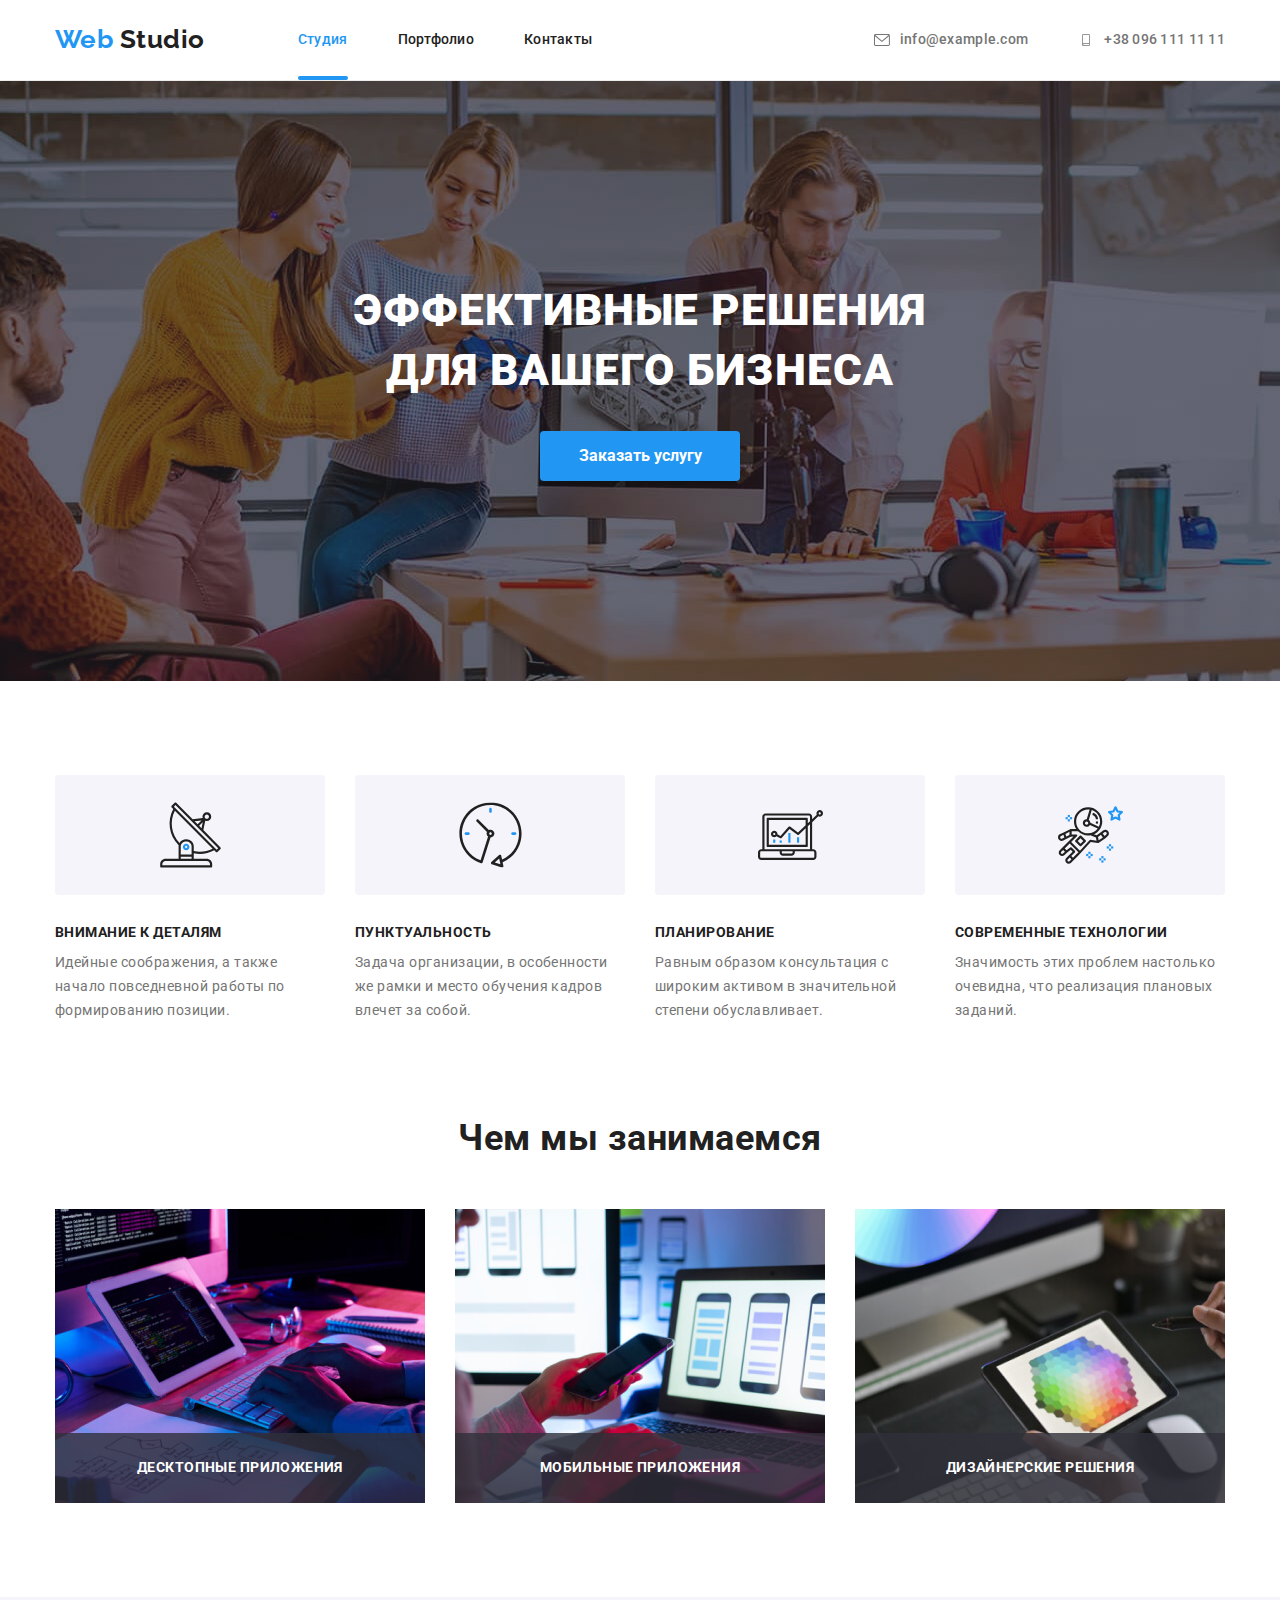
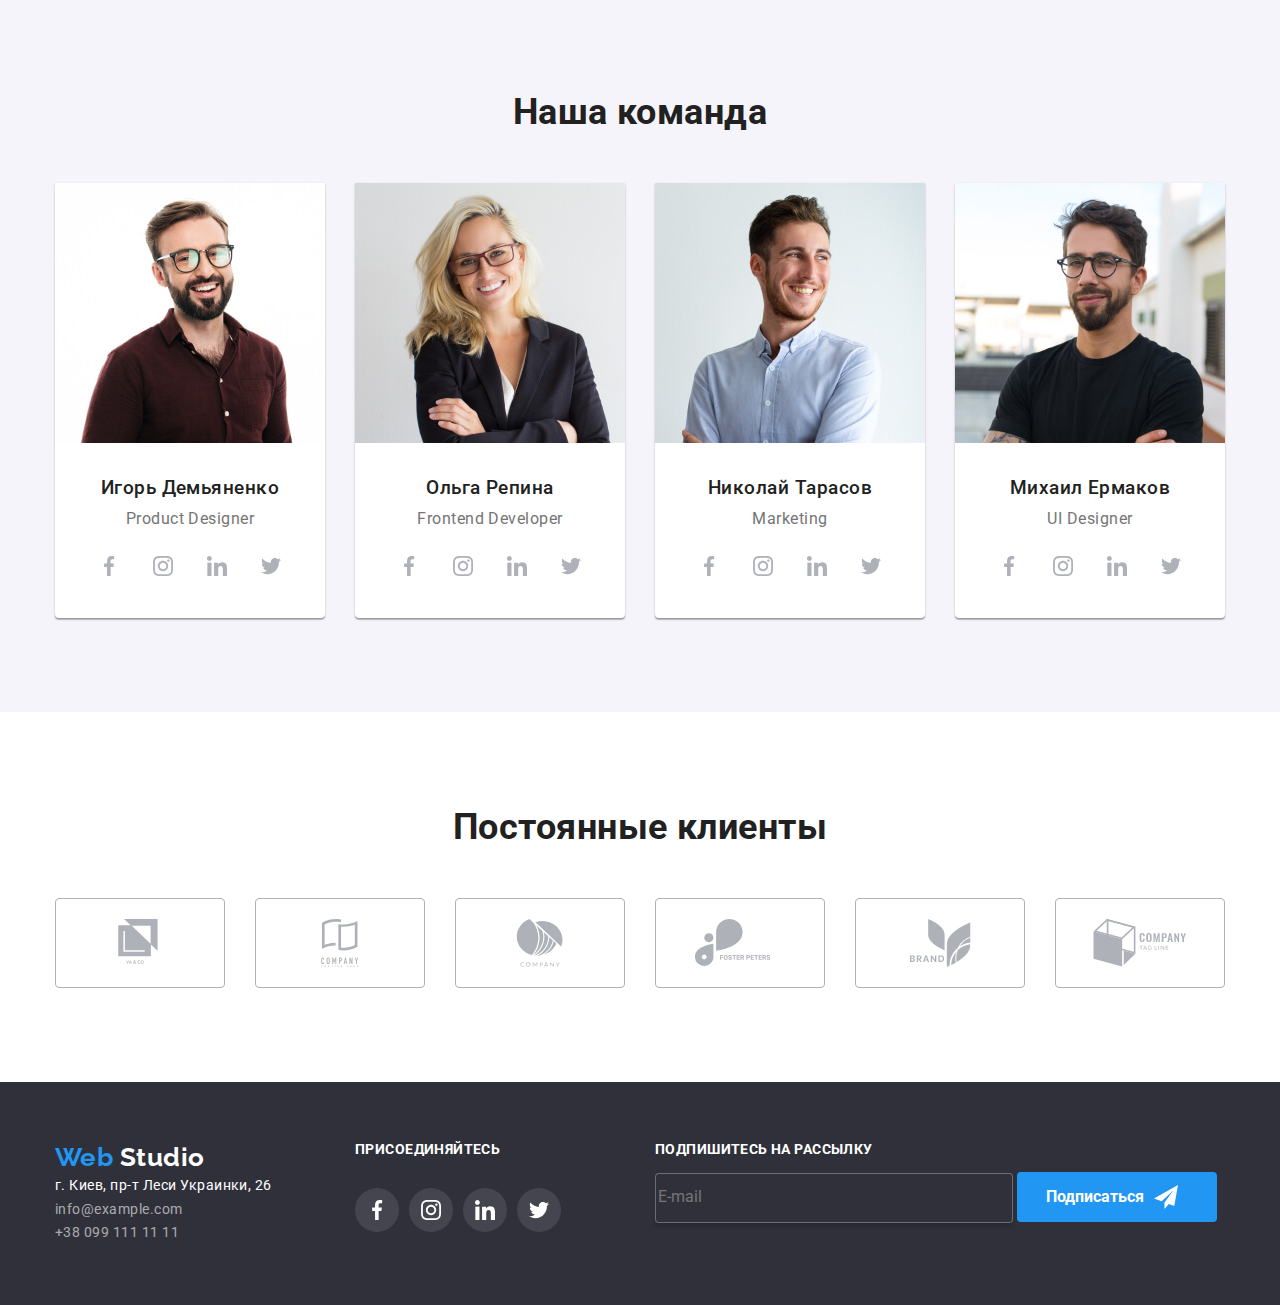
<file: index.html>
<!DOCTYPE html>
<html lang="ru">

<head>
	<meta charset="UTF-8" />
	<meta name="viewport" content="width=device-width, initial-scale=1.0" />
	<title>Студия</title>
	<link
		href="https://fonts.googleapis.com/css2?family=Raleway:wght@700&family=Roboto:wght@400;500;700;900&display=swap"
		rel="stylesheet" />
	<link rel="stylesheet"
		href="https://cdnjs.cloudflare.com/ajax/libs/modern-normalize/1.0.0/modern-normalize.min.css" />
	<link rel="stylesheet" href="./css/main.min.css" />
</head>

<body>
	<header>
		<div class="container flex-nav">
			<nav class="main-nav">
				<a class="logo" href="./index.html">
					<span class="logo-focus">Web</span>
					Studio
				</a>
				<ul class="site-nav">
					<li class="nav-item">
						<a class="link active" href="./index.html">Студия</a>
					</li>
					<li class="nav-item">
						<a class="link" href="./portfolio.html">Портфолио</a>
					</li>
					<li class="nav-item"><a class="link" href="">Контакты</a></li>
				</ul>
			</nav>
			<ul class="site-nav">
				<li class="nav-item">
					<a class="link header-contacts" target="_blank" rel="noopener noreferer"
						href="mailto:info@example.com">
						<svg class="contacts-logo">
							<use href="./images/phone/symbol-defs.svg#icon-envelope"></use>
						</svg>
						info@example.com
					</a>
				</li>
				<li class="nav-item">
					<a class="link header-contacts" target="_blank" rel="noopener noreferer" href="tel:+380991111111">
						<svg class="contacts-logo">
							<use href="./images/phone/symbol-defs.svg#icon-smartphone"></use>
						</svg>
						+38 096 111 11 11
					</a>
				</li>
			</ul>
		</div>
	</header>
	<main>
		<section class="section hero overlay">
			<div class="container">
				<h1 class="hero-title">Эффективные решения для вашего бизнеса</h1>
				<button data-modal-open class="hero-button" type="button">Заказать услугу</button>
			</div>
		</section>

		<section class="advantage section">
			<div class="container">
				<h2 class="visually-hidden">Наши преимущества</h2>
				<ul class="adv-list">
					<li class="adv-item adv-detail">
						<h3 class="advantage-title">Внимание к деталям</h3>
						<p class="text">Идейные соображения, а также начало повседневной работы по формированию позиции.
						</p>
					</li>
					<li class="adv-item adv-punctual">
						<h3 class="advantage-title">Пунктуальность</h3>
						<p class="text">Задача организации, в особенности же рамки и место обучения кадров влечет за
							собой.</p>
					</li>
					<li class="adv-item adv-planing">
						<h3 class="advantage-title">Планирование</h3>
						<p class="text">Равным образом консультация с широким активом в значительной степени
							обуславливает.</p>
					</li>
					<li class="adv-item adv-tech">
						<h3 class="advantage-title">Современные технологии</h3>
						<p class="text">Значимость этих проблем настолько очевидна, что реализация плановых заданий.</p>
					</li>
				</ul>
			</div>
		</section>

		<section class="section-services section">
			<div class="container">
				<h2 class="section-title">Чем мы занимаемся</h2>
				<ul class="list-services">
					<li class="item-services">
						<img class="service-image" src="./images/img.jpg" width="370" alt="Блок схема и компьютер" />
						<h3 class="service-title">Десктопные приложения</h3>
					</li>
					<li class="item-services">
						<img class="service-image" src="./images/img-1.jpg" width="370" alt="телефон с ноутбуком" />
						<h3 class="service-title">Мобильные приложения</h3>
					</li>
					<li class="item-services">
						<img class="service-image" src="./images/img-2.jpg" width="370" alt="планшет с графикой" />
						<h3 class="service-title">Дизайнерские решения</h3>
					</li>
				</ul>
			</div>
		</section>

		<section class="section-team section">
			<div class="container">
				<h2 class="section-title">Наша команда</h2>
				<ul class="team-list">
					<li class="team-member">
						<img src="./images/img-3.jpg" width="270" alt="фото дизайнера" />
						<h3 class="member-title">Игорь Демьяненко</h3>
						<p class="text">Product Designer</p>
						<ul class="socials">
							<li class="social-icon">
								<a href="" class="social-link">
									<svg class="social-logo">
										<use href="./images/socials/sprite-socials.svg#icon-facebook-1"></use>
									</svg>
								</a>
							</li>
							<li class="social-icon">
								<a href="" class="social-link">
									<svg class="social-logo">
										<use href="./images/socials/sprite-socials.svg#icon-instagram-2"></use>
									</svg>
								</a>
							</li>
							<li class="social-icon">
								<a href="" class="social-link">
									<svg class="social-logo">
										<use href="./images/socials/sprite-socials.svg#icon-linkedin-1"></use>
									</svg>
								</a>
							</li>
							<li class="social-icon">
								<a href="" class="social-link">
									<svg class="social-logo">
										<use href="./images/socials/sprite-socials.svg#icon-twitter-1"></use>
									</svg>
								</a>
							</li>
						</ul>
					</li>
					<li class="team-member">
						<img src="./images/img-4.jpg" width="270" alt="фото Фронтенд разработчика" />
						<h3 class="member-title">Ольга Репина</h3>
						<p class="text">Frontend Developer</p>
						<ul class="socials">
							<li class="social-icon">
								<a href="" class="social-link">
									<svg class="social-logo">
										<use href="./images/socials/sprite-socials.svg#icon-facebook-1"></use>
									</svg>
								</a>
							</li>
							<li class="social-icon">
								<a href="" class="social-link">
									<svg class="social-logo">
										<use href="./images/socials/sprite-socials.svg#icon-instagram-2"></use>
									</svg>
								</a>
							</li>
							<li class="social-icon">
								<a href="" class="social-link">
									<svg class="social-logo">
										<use href="./images/socials/sprite-socials.svg#icon-linkedin-1"></use>
									</svg>
								</a>
							</li>
							<li class="social-icon">
								<a href="" class="social-link">
									<svg class="social-logo">
										<use href="./images/socials/sprite-socials.svg#icon-twitter-1"></use>
									</svg>
								</a>
							</li>
						</ul>
					</li>

					<li class="team-member">
						<img src="./images/img-5.jpg" width="270" alt="фото маркетолога" />
						<h3 class="member-title">Николай Тарасов</h3>
						<p class="text">Marketing</p>
						<ul class="socials">
							<li class="social-icon">
								<a href="" class="social-link">
									<svg class="social-logo">
										<use href="./images/socials/sprite-socials.svg#icon-facebook-1"></use>
									</svg>
								</a>
							</li>
							<li class="social-icon">
								<a href="" class="social-link">
									<svg class="social-logo">
										<use href="./images/socials/sprite-socials.svg#icon-instagram-2"></use>
									</svg>
								</a>
							</li>
							<li class="social-icon">
								<a href="" class="social-link">
									<svg class="social-logo">
										<use href="./images/socials/sprite-socials.svg#icon-linkedin-1"></use>
									</svg>
								</a>
							</li>
							<li class="social-icon">
								<a href="" class="social-link">
									<svg class="social-logo">
										<use href="./images/socials/sprite-socials.svg#icon-twitter-1"></use>
									</svg>
								</a>
							</li>
						</ul>
					</li>

					<li class="team-member">
						<img src="./images/img-6.jpg" width="270" alt="фото дизайнера" />
						<h3 class="member-title">Михаил Ермаков</h3>
						<p class="text">UI Designer</p>
						<ul class="socials">
							<li class="social-icon">
								<a href="" class="social-link">
									<svg class="social-logo">
										<use href="./images/socials/sprite-socials.svg#icon-facebook-1"></use>
									</svg>
								</a>
							</li>
							<li class="social-icon">
								<a href="" class="social-link">
									<svg class="social-logo">
										<use href="./images/socials/sprite-socials.svg#icon-instagram-2"></use>
									</svg>
								</a>
							</li>
							<li class="social-icon">
								<a href="" class="social-link">
									<svg class="social-logo">
										<use href="./images/socials/sprite-socials.svg#icon-linkedin-1"></use>
									</svg>
								</a>
							</li>
							<li class="social-icon">
								<a href="" class="social-link">
									<svg class="social-logo">
										<use href="./images/socials/sprite-socials.svg#icon-twitter-1"></use>
									</svg>
								</a>
							</li>
						</ul>
					</li>
				</ul>
			</div>
		</section>
		<section class="section">
			<div class="container">
				<h2 class="section-title">Постоянные клиенты</h2>
				<ul class="clients-list">
					<li class="client-item">
						<a class="client-link" target="_blank" rel="noopener noreferer" href="">
							<svg class="client-logo">
								<use href="./images/clients/symbol-defs.svg#icon-logo-1"></use>
							</svg>
						</a>
					</li>
					<li class="client-item">
						<a class="client-link" target="_blank" rel="noopener noreferer" href="">
							<svg class="client-logo">
								<use href="./images/clients/symbol-defs.svg#icon-logo-2"></use>
							</svg>
						</a>
					</li>
					<li class="client-item">
						<a class="client-link" target="_blank" rel="noopener noreferer" href="">
							<svg class="client-logo">
								<use href="./images/clients/symbol-defs.svg#icon-logo-3"></use>
							</svg>
						</a>
					</li>
					<li class="client-item">
						<a class="client-link" target="_blank" rel="noopener noreferer" href="">
							<svg class="client-logo">
								<use href="./images/clients/symbol-defs.svg#icon-logo-4"></use>
							</svg>
						</a>
					</li>
					<li class="client-item">
						<a class="client-link" target="_blank" rel="noopener noreferer" href="">
							<svg class="client-logo">
								<use href="./images/clients/symbol-defs.svg#icon-logo-5"></use>
							</svg>
						</a>
					</li>
					<li class="client-item">
						<a class="client-link" target="_blank" rel="noopener noreferer" href="">
							<svg class="client-logo">
								<use href="./images/clients/symbol-defs.svg#icon-logo-6"></use>
							</svg>
						</a>
					</li>
				</ul>
			</div>
		</section>
	</main>
	<footer>
		<div class="container flex">
			<div class="futer-block">
				<a href="./index.html" class="logo">
					<span class="logo-focus">Web</span>
					Studio
				</a>
				<address>
					<ul>
						<li>
							<a class="footer-adress" target="_blank" rel="noopener noreferer"
								href="https://goo.gl/maps/dYgreAJpqMBWoAhu7">
								г. Киев, пр-т Леси Украинки, 26
							</a>
						</li>
						<li>
							<a class="footer-adress dark" target="_blank" rel="noopener noreferer"
								href="mailto:info@example.com">
								info@example.com
							</a>
						</li>
						<li>
							<a class="footer-adress dark" target="_blank" rel="noopener noreferer"
								href="tel:+380991111111">
								+38 099 111 11 11
							</a>
						</li>
					</ul>
				</address>
			</div>
			<div class="futer-block">
				<p class="futer-text">присоединяйтесь</p>
				<ul class="socials">
					<li class="social-icon">
						<a href="" class="social-link black-link">
							<svg class="social-logo">
								<use href="./images/socials/sprite-socials.svg#icon-facebook-1"></use>
							</svg>
						</a>
					</li>
					<li class="social-icon">
						<a href="" class="social-link black-link">
							<svg class="social-logo">
								<use href="./images/socials/sprite-socials.svg#icon-instagram-2"></use>
							</svg>
						</a>
					</li>
					<li class="social-icon">
						<a href="" class="social-link black-link">
							<svg class="social-logo">
								<use href="./images/socials/sprite-socials.svg#icon-linkedin-1"></use>
							</svg>
						</a>
					</li>
					<li class="social-icon">
						<a href="" class="social-link black-link">
							<svg class="social-logo">
								<use href="./images/socials/sprite-socials.svg#icon-twitter-1"></use>
							</svg>
						</a>
					</li>
				</ul>
			</div>
			<div class="mailing-block">
				<p class="futer-text">Подпишитесь на рассылку</p>
				<form class="mailing-form">
					<label class="mailing-label"><input class="mailing-input" type="email" placeholder="E-mail">
					</label>
					<button class="mailing-button">Подписаться
						<svg class="mailing-icon">
							<use href="./images/forms/forms-sprite.svg#icon-icon-send"></use>
						</svg>
					</button>
				</form>
			</div>
		</div>
	</footer>
	<div data-modal class="backdrop is-hidden">
		<form class="modal-form">
			<h2 class="form-title">Оставьте свои данные, мы вам перезвоним</h2>
			<div class="form-field">
				<label class="form-label" for="name">
					<input class="form-input" type="text" name="name" id="name">
					<span class="input-name">Имя</span>
					<svg class="form-logo">
						<use href="./images/forms/forms-sprite.svg#icon-name"></use>
					</svg>

				</label>
			</div>
			<div class="form-field">
				<label class="form-label" for="pfone">
					<span class="input-name">Телефон</span><svg class="form-logo">
						<use href="./images/forms/forms-sprite.svg#icon-phone"></use>
					</svg>
					<input class="form-input" type="tel" name="pfone" id="pfone">
				</label>
			</div>
			<div class="form-field">
				<label class="form-label" for="mail">
					<span class="input-name">Почта</span>
					<svg class="form-logo">
						<use href="./images/forms/forms-sprite.svg#icon-mail"></use>
					</svg>
					<input class="form-input" type="email" name="mail" id="mail">
				</label>
			</div>
			<div class="form-field">
				<label class="form-label" for="coments">
					<span class="input-name">Комментарий</span>
					<textarea class="form-textarea" name="coments" id="coments" cols="30" rows="10"
						placeholder="Введите текст"></textarea>
				</label>
			</div>
			<label class="checkbox-label" for="agreements">
				<input class="form-checkbox visually-hidden" type="checkbox" name="agreements" id="agreements">
				<span class="checkbox-icon"></span>
				Соглашаюсь с рассылкой и принимаю <a href="">Условия договора</a>

			</label>


			<button class="form-button" type="submit">Отправить</button>
			<button type="button" class="modal-button" data-modal-close><svg class="close-logo">
					<use href="./images/forms/forms-sprite.svg#icon-escape"></use>
				</svg></button>
		</form>


	</div>
	<script src="./modal.js"></script>
</body>

</html>
</file>
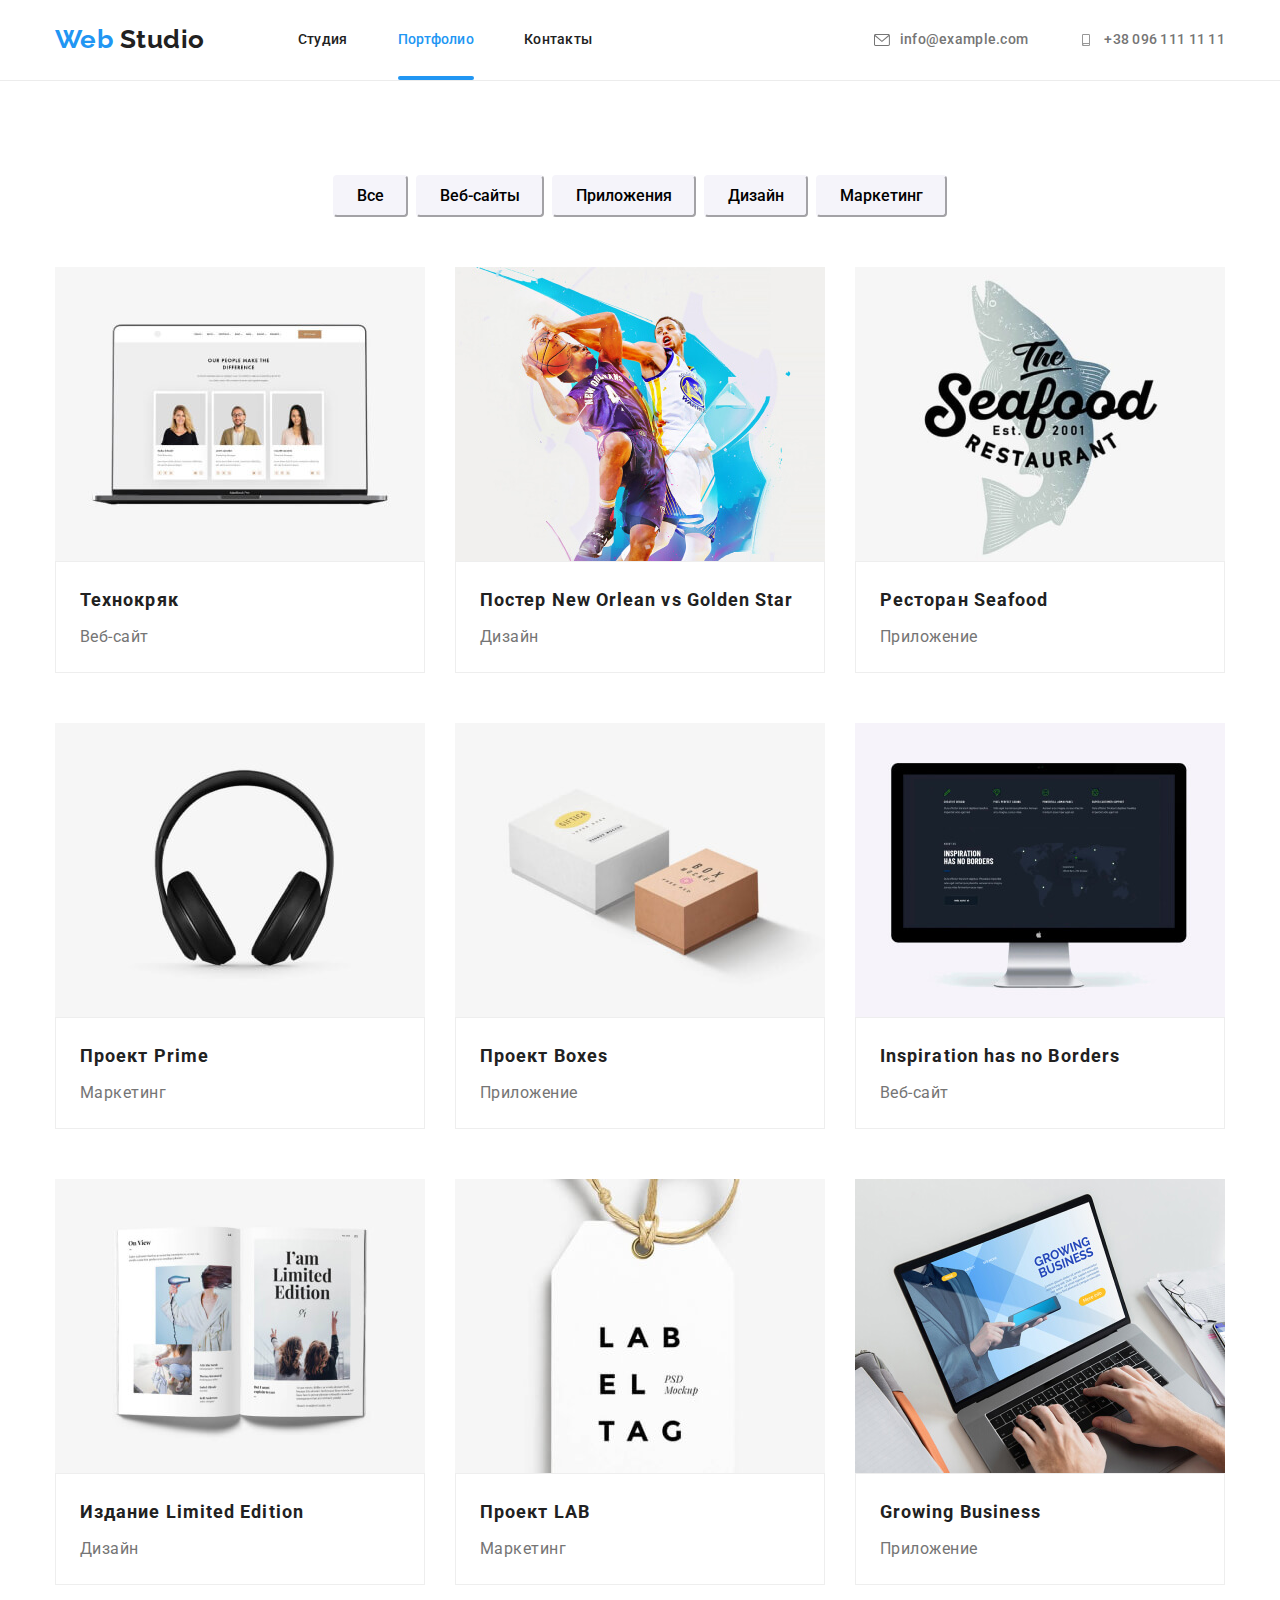
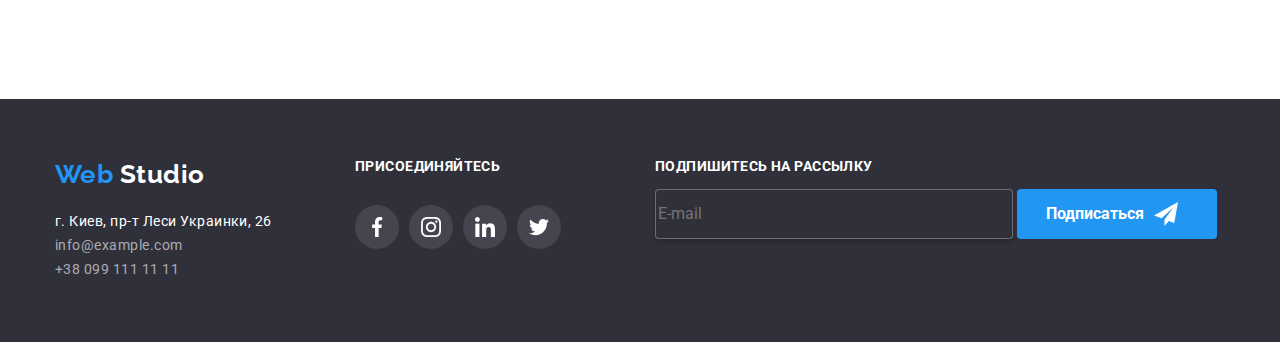
<file: portfolio.html>
<!DOCTYPE html>
<html lang="en">

<head>
	<meta charset="UTF-8" />
	<meta name="viewport" content="width=device-width, initial-scale=1.0" />
	<title>Портфолио</title>
	<link
		href="https://fonts.googleapis.com/css2?family=Raleway:wght@700&family=Roboto:wght@400;500;700;900&display=swap"
		rel="stylesheet" />
	<link rel="stylesheet"
		href="https://cdnjs.cloudflare.com/ajax/libs/modern-normalize/1.0.0/modern-normalize.min.css" />
	<link rel="stylesheet" href="./css/main.min.css" />
</head>

<body>
	<header>
		<div class="container flex-nav">
			<nav class="main-nav">
				<a href="./index.html" class="logo">
					<span class="logo-focus">Web</span>
					Studio
				</a>
				<ul class="site-nav">
					<li class="nav-item">
						<a class="link" href="./index.html">Студия</a>
					</li>
					<li class="nav-item">
						<a class="link active" href="./portfolio.html">Портфолио</a>
					</li>
					<li class="nav-item"><a class="link" href="">Контакты</a></li>
				</ul>
			</nav>
			<ul class="site-nav">
				<li class="nav-item">
					<a class="header-contacts link" target="_blank" rel="noopener noreferer"
						href="mailto:info@example.com">
						<svg class="contacts-logo">
							<use href="./images/phone/symbol-defs.svg#icon-envelope"></use>
						</svg>
						info@example.com
					</a>
				</li>
				<li class="nav-item">
					<a class="link header-contacts" target="_blank" rel="noopener noreferer"
						href="href"="tel:+380991111111">
						<svg class="contacts-logo">
							<use href="./images/phone/symbol-defs.svg#icon-smartphone"></use>
						</svg>
						+38 096 111 11 11
					</a>
				</li>
			</ul>
		</div>
	</header>
	<main>
		<section class="section">
			<div class="container">
				<ul class="portfolio-filter">
					<li class="filter-item">
						<button type="button" class="filter-button">Все</button>
					</li>
					<li class="filter-item">
						<button type="button" class="filter-button">Веб-сайты</button>
					</li>
					<li class="filter-item">
						<button type="button" class="filter-button">Приложения</button>
					</li>
					<li class="filter-item">
						<button type="button" class="filter-button">Дизайн</button>
					</li>
					<li class="filter-item"><button type="button" class="filter-button">Маркетинг</button></li>
				</ul>

				<h1 class="visually-hidden">Наши работы</h1>
				<ul class="portfolio">
					<li class="portfolio-item">
						<a href="" class="portfolio-card">
						<div class="image-overlay">
							<img class="img-block" src="./images/portfolio/img.jpg" width="370" height="294"
								alt="Картинка Технокряк" />
							<div class="text-image">Технокряк это современная площадка распространения
								коронавируса. Компании используют эту платформу для цифрового шпионажа и атак на
								защищённые сервера конкурентов.</div>
						</div>
							<div class="portfolio-text">
							<h2 class="portfolio-title">Технокряк</h2>
							<p class="text">Веб-сайт</p>
						</div>
						</a>
					</li>
					<li class="portfolio-item">
						<a href="" class="portfolio-card">
							<div class="image-overlay">
							<img class="img-block" src="./images/portfolio/img-1.jpg" width="370" height="294"
							alt="Картинка Постер New Orlean vs Golden Star" />
							<div class="text-image">Технокряк это современная площадка распространения
							коронавируса. Компании используют эту платформу для цифрового шпионажа и атак на
							защищённые сервера конкурентов.</div>
							</div>
						<div class="portfolio-text">
							<h2 class="portfolio-title">Постер New Orlean vs Golden Star</h2>
							<p class="text">Дизайн</p>
						</div>
						</a>
					</li>
					<li class="portfolio-item">
						<a href="" class="portfolio-card">
							<div class="image-overlay">
						<img class="img-block" src="./images/portfolio/img-2.jpg" width="370" height="294"
							alt="Картинка Ресторан Seafood" />
							<div class="text-image">Технокряк это современная площадка распространения
								коронавируса. Компании используют эту платформу для цифрового шпионажа и атак на
								защищённые сервера конкурентов.</div>
							</div>
						<div class="portfolio-text">
							<h2 class="portfolio-title">Ресторан Seafood</h2>
							<p class="text">Приложение</p>
						</div>
						</a>
					</li>
					<li class="portfolio-item">
						<a href="" class="portfolio-card">
							<div class="image-overlay">
						<img class="img-block" src="./images/portfolio/img-3.jpg" width="370" height="294"
							alt="Картинка Проект Prime" />
							<div class="text-image">Технокряк это современная площадка распространения
								коронавируса. Компании используют эту платформу для цифрового шпионажа и атак на
								защищённые сервера конкурентов.</div>
							</div>
						<div class="portfolio-text">
							<h2 class="portfolio-title">Проект Prime</h2>
							<p class="text">Маркетинг</p>
						</div>
						</a>
					</li>
					<li class="portfolio-item">
						<a href="" class="portfolio-card">
							<div class="image-overlay">
						<img class="img-block" src="./images/portfolio/img-4.jpg" width="370" height="294"
							alt="Картинка Проект Boxes" />
							<div class="text-image">Технокряк это современная площадка распространения
								коронавируса. Компании используют эту платформу для цифрового шпионажа и атак на
								защищённые сервера конкурентов.</div>
							</div>
						<div class="portfolio-text">
							<h2 class="portfolio-title">Проект Boxes</h2>
							<p class="text">Приложение</p>
						</div>
						</a>
					</li>
					<li class="portfolio-item">
						<a href="" class="portfolio-card">
							<div class="image-overlay">
						<img class="img-block" src="./images/portfolio/img-5.jpg" width="370" height="294"
							alt="Картинка Inspiration has no Borders" />
							<div class="text-image">Технокряк это современная площадка распространения
								коронавируса. Компании используют эту платформу для цифрового шпионажа и атак на
								защищённые сервера конкурентов.</div>
							</div>
						<div class="portfolio-text">
							<h2 class="portfolio-title">Inspiration has no Borders</h2>
							<p class="text">Веб-сайт</p>
						</div>
						</a>
					</li>
					<li class="portfolio-item">
						<a href="" class="portfolio-card">
							<div class="image-overlay">
						<img class="img-block" src="./images/portfolio/img-6.jpg" width="370" height="294"
							alt="Картинка Издание Limited Edition" />
							<div class="text-image">Технокряк это современная площадка распространения
								коронавируса. Компании используют эту платформу для цифрового шпионажа и атак на
								защищённые сервера конкурентов.</div>
							</div>
						<div class="portfolio-text">
							<h2 class="portfolio-title">Издание Limited Edition</h2>
							<p class="text">Дизайн</p>
						</div>
						</a>
					</li>
					<li class="portfolio-item">
						<a href="" class="portfolio-card">
							<div class="image-overlay">
						<img class="img-block" src="./images/portfolio/img-7.jpg" width="370" height="294"
							alt="Картинка Проект LAB" />
							<div class="text-image">Технокряк это современная площадка распространения
								коронавируса. Компании используют эту платформу для цифрового шпионажа и атак на
								защищённые сервера конкурентов.</div>
							</div>
						<div class="portfolio-text">
							<h2 class="portfolio-title">Проект LAB</h2>
							<p class="text">Маркетинг</p>
						</div>
						</a>
					</li>
					<li class="portfolio-item">
						<a href="" class="portfolio-card">
							<div class="image-overlay">
						<img class="img-block" src="./images/portfolio/img-8.jpg" width="370" height="294"
							alt="Картинка Growing Business" />
							<div class="text-image">Технокряк это современная площадка распространения
								коронавируса. Компании используют эту платформу для цифрового шпионажа и атак на
								защищённые сервера конкурентов.</div>
							</div>
						<div class="portfolio-text">
							<h2 class="portfolio-title">Growing Business</h2>
							<p class="text">Приложение</p>
						</div>
						</a>
					</li>
				</ul>
			</div>
		</section>
	</main>
<footer>
	<div class="container flex">
		<div class="futer-block">
			<a href="./index.html" class="logo">
				<span class="logo-focus">Web</span>
				Studio
			</a>
			<address class="adress">
				<ul>
					<li>
						<a class="footer-adress" target="_blank" rel="noopener noreferer"
							href="https://goo.gl/maps/dYgreAJpqMBWoAhu7">
							г. Киев, пр-т Леси Украинки, 26
						</a>
					</li>
					<li>
						<a class="footer-adress dark" target="_blank" rel="noopener noreferer"
							href="mailto:info@example.com">
							info@example.com
						</a>
					</li>
					<li>
						<a class="footer-adress dark" target="_blank" rel="noopener noreferer" href="tel:+380991111111">
							+38 099 111 11 11
						</a>
					</li>
				</ul>
			</address>
		</div>
		<div class="futer-block">
			<p class="futer-text">присоединяйтесь</p>
			<ul class="socials">
				<li class="social-icon">
					<a href="" class="social-link black-link">
						<svg class="social-logo">
							<use href="./images/socials/sprite-socials.svg#icon-facebook-1"></use>
						</svg>
					</a>
				</li>
				<li class="social-icon">
					<a href="" class="social-link black-link">
						<svg class="social-logo">
							<use href="./images/socials/sprite-socials.svg#icon-instagram-2"></use>
						</svg>
					</a>
				</li>
				<li class="social-icon">
					<a href="" class="social-link black-link">
						<svg class="social-logo">
							<use href="./images/socials/sprite-socials.svg#icon-linkedin-1"></use>
						</svg>
					</a>
				</li>
				<li class="social-icon">
					<a href="" class="social-link black-link">
						<svg class="social-logo">
							<use href="./images/socials/sprite-socials.svg#icon-twitter-1"></use>
						</svg>
					</a>
				</li>
			</ul>
		</div>
		<div class="mailing-block">
			<p class="futer-text">Подпишитесь на рассылку</p>
			<form class="mailing-form" action="">
				<label class="mailing-label" for=""><input class="mailing-input" type="email" placeholder="E-mail">
				</label>
				<button class="mailing-button">Подписаться
					<svg class="mailing-icon">
						<use href="./images/forms/forms-sprite.svg#icon-icon-send"></use>
					</svg>
				</button>
			</form>
		</div>
	</div>
</footer>
</body>

</html>
</file>
<file: css/main.min.css>
.visually-hidden{position:absolute !important;clip:rect(1px 1px 1px 1px);clip:rect(1px, 1px, 1px, 1px);padding:0 !important;border:0 !important;height:1px !important;width:1px !important;overflow:hidden}.logo{list-style:none;color:#212121;font-family:Raleway, sans-serif;font-weight:700;font-size:26px;line-height:1.2}.logo-focus{color:#2196f3}.container{width:1200px;padding-left:15px;padding-right:15px;margin-left:auto;margin-right:auto}.section{padding-bottom:94px;padding-top:94px}.img-block{display:block}.socials{display:inline-flex;margin-top:16px}.social-icon:not(:last-child){margin-right:10px}.social-link{display:flex;width:44px;height:44px;justify-content:center;align-items:center;border-radius:50%;transition-property:background-color;transition-duration:250ms;transition-timing-function:cubic-bezier(0.4, 0, 0.2, 1)}.social-link:hover,.social-link:focus{background-color:#2196f3}.social-logo{fill:#afb1b8;width:20px;height:20px;transition-property:fill;transition-duration:250ms;transition-timing-function:cubic-bezier(0.4, 0, 0.2, 1)}.social-link:hover .social-logo,.social-link:hover .social-logo{fill:#fff}.section-title{color:#212121;font-weight:700;font-size:36px;line-height:1.17;text-align:center;margin-bottom:50px}.backdrop{padding:50px;position:fixed;top:0;right:0;width:100%;height:100%;background:rgba(0,0,0,0.2);transition-duration:250ms;transition-timing-function:cubic-bezier(0.4, 0, 0.2, 1)}.backdrop.is-hidden{opacity:0;pointer-events:none}body{background-color:#fff;color:#757575;font-family:Roboto, sans-serif;letter-spacing:0.03em}ul{list-style:none;margin:0;padding:0px}h1,h2,h3{color:#212121;margin-top:0px}a{text-decoration:none}header{text-decoration:none;border-bottom:1px solid #ececec}.site-nav{font-weight:500;font-size:14px;line-height:1.14;letter-spacing:0.02em;text-decoration:none;display:flex;margin-left:auto}.main-nav{display:flex;align-items:center}.flex-nav{display:flex;align-items:center}.header-contacts .link{color:#757575;align-items:center}.contacts-logo{fill:#757575;width:16px;height:12px;margin-right:10px;transition-property:color;transition-duration:250ms;transition-timing-function:cubic-bezier(0.4, 0, 0.2, 1)}.link:hover .contacts-logo,.link:focus .contacts-logo{fill:#2196f3}.main-nav .logo{margin-right:93px}.link{color:#212121;display:block;padding-top:32px;padding-bottom:32px;transition-property:color;transition-duration:250ms;transition-timing-function:cubic-bezier(0.4, 0, 0.2, 1)}.site-nav .link:hover,.site-nav .link:focus{color:#2196f3}.header-contacts.link{display:flex;color:#757575;align-items:center}.site-nav .link.active{color:#2196f3}.nav-item{position:relative}.site-nav .nav-item:not(:last-child){margin-right:50px}.active::after{content:"";position:absolute;width:100%;height:4px;border-radius:2px;background-color:#2196f3;left:0px;bottom:0px}.hero{background-color:#2f303a;letter-spacing:0.06em;text-align:center;padding-top:200px;padding-bottom:280px}.overlay{height:600px;max-width:1600px;margin-left:auto;margin-right:auto;background-image:linear-gradient(to right, rgba(47,48,58,0.4), rgba(47,48,58,0.4)),url(../images/hero/herobg.jpg);background-size:cover;background-repeat:no-repeat;background-position:top center}.hero .container{max-width:696px}.hero-title{color:#fff;font-weight:900;font-size:44px;line-height:1.36;text-align:center;text-transform:uppercase;margin-bottom:30px}.hero-button{color:#fff;background-color:#2196f3;font-weight:700;font-size:16px;border:0px;line-height:1.87;text-align:center;border-radius:4px;padding:10px 32px;min-width:200px;box-shadow:0px 4px 4px rgba(0,0,0,0.15)}.advantage{font-size:14px;line-height:1.71}.adv-list{display:flex}.adv-item::before{content:"";height:120px;display:block;background-size:65px 70px;background-repeat:no-repeat;background-position:center;background-color:#f5f4fa;border-radius:4px;margin-bottom:30px}.adv-detail::before{background-image:url(../images/hero/icons/antenna.svg)}.adv-punctual::before{background-image:url(../images/hero/icons/clock1.svg)}.adv-planing::before{background-image:url(../images/hero/icons/diagram1.svg)}.adv-tech::before{background-image:url(../images/hero/icons/astronaut1.svg)}.adv-item{width:calc((100% - 30px * 3) / 4)}.adv-item:not(:last-child){margin-right:30px}.advantage-title{font-weight:700;font-size:14px;line-height:1.14;text-transform:uppercase;margin-bottom:10px}.text{margin:0px}.section-services{padding-top:0px}.list-services{display:flex}.item-services{width:calc((100% - 30px * 2) / 3);position:relative}.service-image{display:block}.service-title{position:absolute;padding-top:27px;padding-bottom:27px;left:0;bottom:0;width:100%;height:70px;margin:0px;font-size:14px;line-height:1.14;text-align:center;letter-spacing:0.03em;text-transform:uppercase;color:#fff;background-color:rgba(47,48,58,0.8)}.item-services:not(:last-child){margin-right:30px}.team-list{display:flex;justify-content:center}.section-team{font-size:16px;line-height:1.19;text-align:center;background:#f5f4fa}.team-member{width:calc((100% - 30px * 3) / 4)}.team-member:not(:last-child){margin-right:30px}.member-title{font-weight:500;margin-bottom:10px;margin-top:30px}.team-member{padding-bottom:30px;background-color:#fff;box-shadow:0px 1px 3px rgba(0,0,0,0.12),0px 1px 1px rgba(0,0,0,0.14),0px 2px 1px rgba(0,0,0,0.2);border-radius:0px 0px 4px 4px}.clients-list{display:flex}.client-item{width:calc((100% - 30px * 5) / 6)}.client-item:not(:last-child){margin-right:30px}.client-link{padding:20px;text-align:center;display:block;height:90px;color:#afb1b8;border:1px solid #afb1b8;border-radius:4px;transition-property:color, border;transition-duration:250ms;transition-timing-function:cubic-bezier(0.4, 0, 0.2, 1)}.client-link:hover,.client-link:focus{color:#2196f3;border:1px solid #2196f3}.client-logo{fill:currentColor;height:100%;width:100%}footer{background-color:#2f303a;padding-top:60px;padding-bottom:60px}footer .logo{color:#fff;text-decoration:none;margin-bottom:20px}.adress{margin-top:20px}.footer-adress{font-size:14px;line-height:1.71;color:#fff;font-style:normal;text-decoration:none;margin-bottom:9px}.black-link{background-color:rgba(255,255,255,0.1)}.black-link .social-logo{fill:#fff}.futer-text{font-family:Roboto, sans-serif;font-style:normal;font-weight:bold;font-size:14px;line-height:1.14;letter-spacing:0.03em;text-transform:uppercase;margin-top:0px;color:#fff}.flex{display:flex}.futer-block{width:calc((100% - 30px * 3) / 4);margin-right:30px}.dark{color:rgba(255,255,255,0.6)}.mailing-block{width:calc((100% - 30px * 3) / 2 + 30px)}.mailing-button{display:inline-flex;align-items:center;color:#fff;background-color:#2196f3;min-width:200px;height:50px;font-weight:700;font-size:16px;padding:10px 13px 10px 29px;border:0px;line-height:1.875;border-radius:4px}.mailing-icon{width:24px;height:24px;fill:#fff;margin-left:10px}.mailing-input{min-width:358px;min-height:50px;border:1px solid rgba(255,255,255,0.3);box-shadow:0px 4px 4px rgba(0,0,0,0.15);border-radius:4px;background-color:#2f303a}.form-logo{width:15px;height:15px;fill:#212121;position:absolute;top:50%;transform:translateY(-50%);left:15px;transition-duration:250ms;transition-timing-function:cubic-bezier(0.4, 0, 0.2, 1)}.form-label:focus-within .form-logo{fill:#2196f3}.input-name{position:absolute;left:0px;top:-4px;transform:translateY(-100%)}.modal-form{min-width:528px;min-height:581px;margin-left:auto;margin-right:auto;background-color:#fff;position:absolute;top:50%;left:50%;transform:translate(-50%, -50%);padding:40px 39px 40px 41px;box-shadow:0px 1px 3px rgba(0,0,0,0.12),0px 1px 1px rgba(0,0,0,0.14),0px 2px 1px rgba(0,0,0,0.2);border-radius:4px;text-align:center}.form-title{font-size:20px;line-height:1.15;text-align:center;letter-spacing:0.03em;margin-bottom:30px}.form-field{font-size:12px;line-height:1.167;letter-spacing:0.01em;text-align:left;margin-bottom:28px}.form-field:last-of-type{margin-bottom:0px}.form-label{display:flex;flex-direction:column;position:relative;transition-duration:250ms;transition-timing-function:cubic-bezier(0.4, 0, 0.2, 1)}.form-input{border:1px solid rgba(33,33,33,0.2);border-radius:4px;padding:0px 0px 0px 42px;min-height:40px;transition-duration:250ms;transition-timing-function:cubic-bezier(0.4, 0, 0.2, 1)}.form-input:focus{outline-color:#2196f3}.form-textarea{border:1px solid rgba(33,33,33,0.2);border-radius:4px;min-height:120px;padding:12px 16px;resize:none;transition-duration:250ms;transition-timing-function:cubic-bezier(0.4, 0, 0.2, 1)}.form-textarea:focus{outline-color:#2196f3}.form-textarea::placeholder{color:rgba(117,117,117,0.5)}.checkbox-label{display:flex;align-items:center;justify-content:center;font-size:14px;line-height:1.714;margin-top:20px;margin-bottom:30px;transition-duration:250ms;transition-timing-function:cubic-bezier(0.4, 0, 0.2, 1)}.checkbox-label a{color:#2196f3;transition-duration:250ms;transition-timing-function:cubic-bezier(0.4, 0, 0.2, 1)}.checkbox-icon{margin-right:9px;width:16px;height:15px;border:2px solid #212121;border-radius:2px;transition-duration:250ms;transition-timing-function:cubic-bezier(0.4, 0, 0.2, 1)}.form-checkbox:checked+.checkbox-icon{background-image:url(../images/forms/SVG/Vector-5.svg);background-size:contain;border-color:transparent;background-color:#2196f3;background-origin:border-box}.form-button{color:#fff;background-color:#2196f3;font-weight:700;font-size:16px;border:0px;line-height:1.875;border-radius:4px;padding:10px 55px;min-width:200px;box-shadow:0px 4px 4px rgba(0,0,0,0.15)}.close-logo{width:11px;height:11px;transition-duration:250ms;transition-timing-function:cubic-bezier(0.4, 0, 0.2, 1)}.modal-button:hover .close-logo{fill:#2196f3}.modal-button{position:absolute;padding:10px;top:4px;right:4px;border:none;border-radius:50%;background-color:#fff}.portfolio{display:flex;flex-wrap:wrap;margin:-15px}.portfolio-item{padding-bottom:20px;margin:15px;width:calc((100% - 15px * 6) / 3)}.portfolio-title{color:#212121}.filter-button{background-color:#f5f4fa;font-weight:500;font-size:16px;line-height:1.62;border-radius:4px;padding:6px 22px;border-color:#f5f4fa;transition-property:color, background-color, bordborder-color, box-shadow;transition-duration:250ms;transition-timing-function:cubic-bezier(0.4, 0, 0.2, 1)}.filter-button:hover,.filter-button:focus{color:#fff;background-color:#2196f3;border-color:#2196f3;box-shadow:0px 3px 1px rgba(0,0,0,0.1),0px 1px 2px rgba(0,0,0,0.08),0px 2px 2px rgba(0,0,0,0.12)}.portfolio-filter{display:flex;justify-content:center;margin-bottom:50px}.filter-item:not(:last-child){margin-right:8px}.image-overlay{position:relative;overflow:hidden}.text-image{position:absolute;width:100%;height:100%;left:0;bottom:0;padding:63px 24px;font-size:18px;line-height:1.56;letter-spacing:0.03em;color:#fff;background-color:rgba(33,150,243,0.9);transform:translateY(100%);transition-duration:250ms;transition-timing-function:cubic-bezier(0.4, 0, 0.2, 1)}.portfolio-card:hover .text-image{transform:translateY(0%)}.is-hidden{opacity:0;pointer-events:none}.portfolio-card{text-decoration:none;color:#757575}.portfolio-title{font-size:18px;line-height:2;letter-spacing:0.06em;margin-bottom:4px}.portfolio-text{border:1px solid #eeeeee;padding:20px 24px}.portfolio-item .text{font-size:16px;line-height:1.87}
/*# sourceMappingURL=main.min.css.map */
</file>
